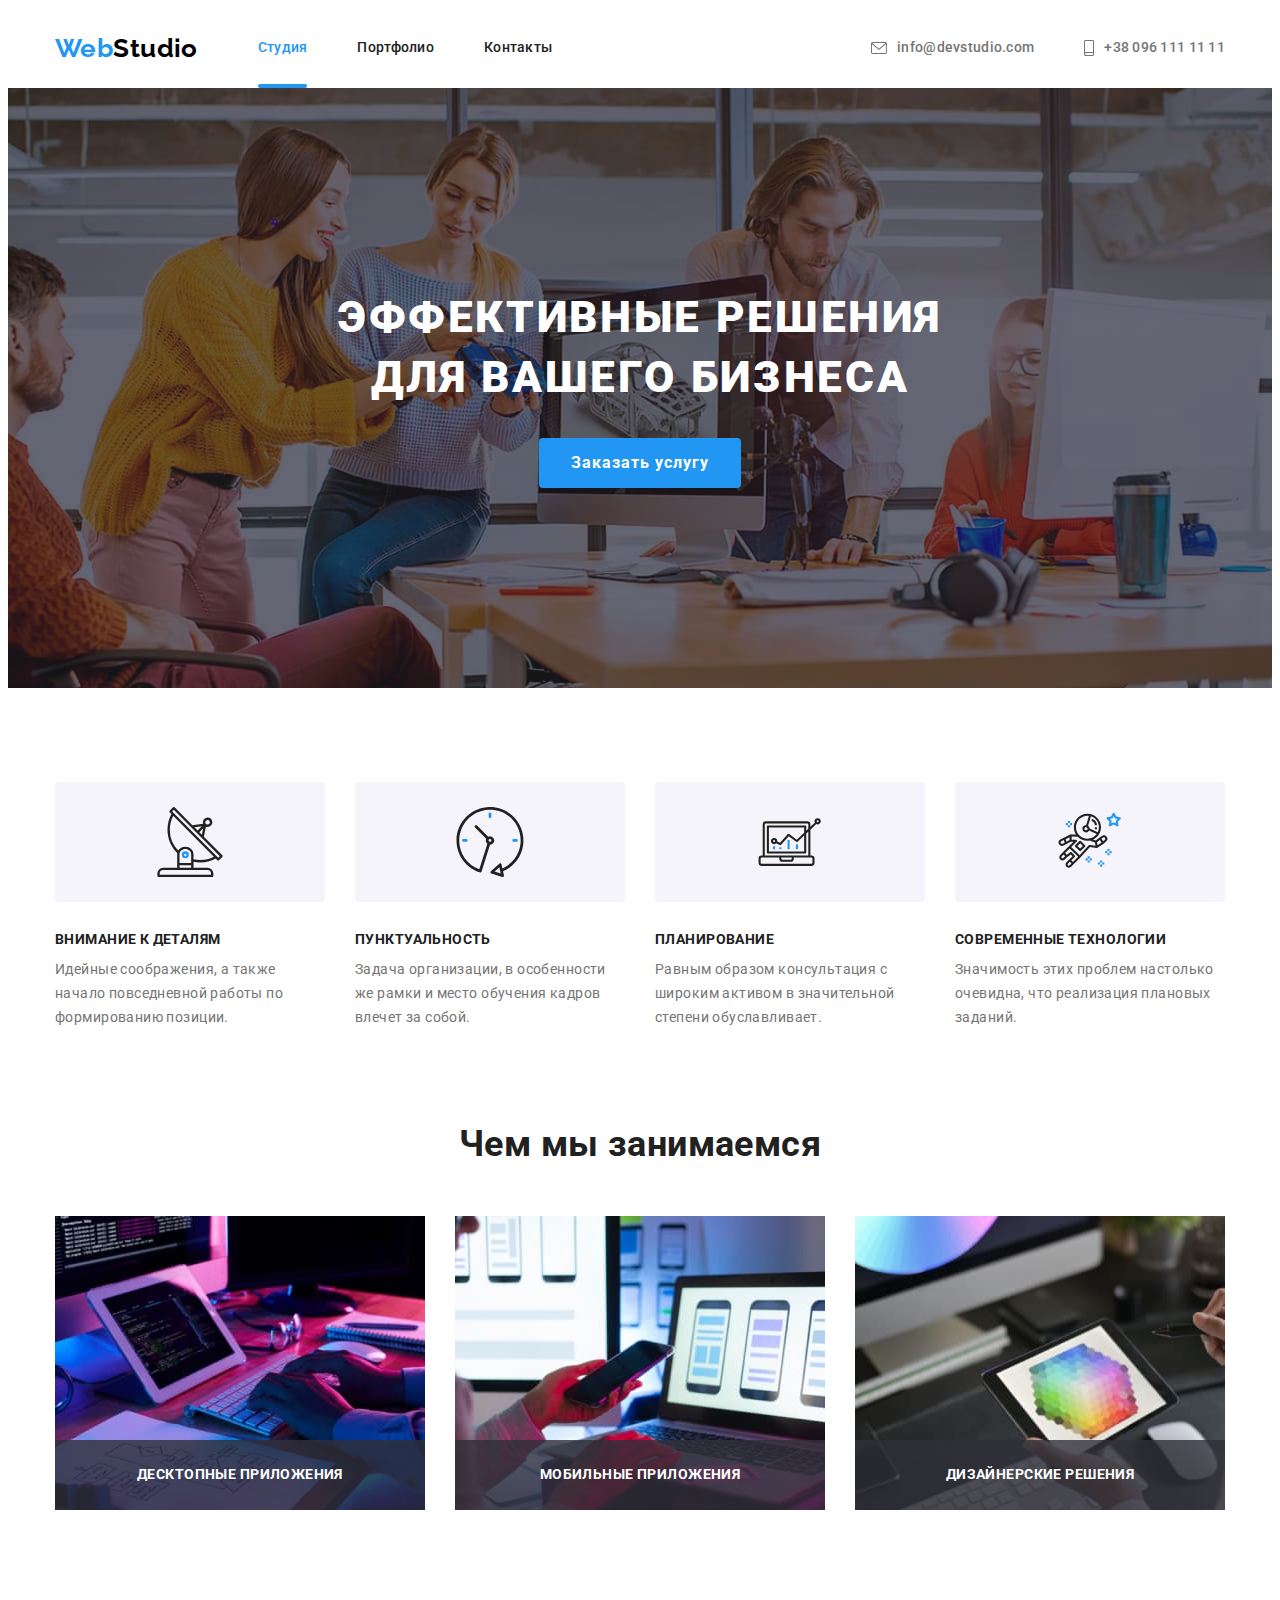
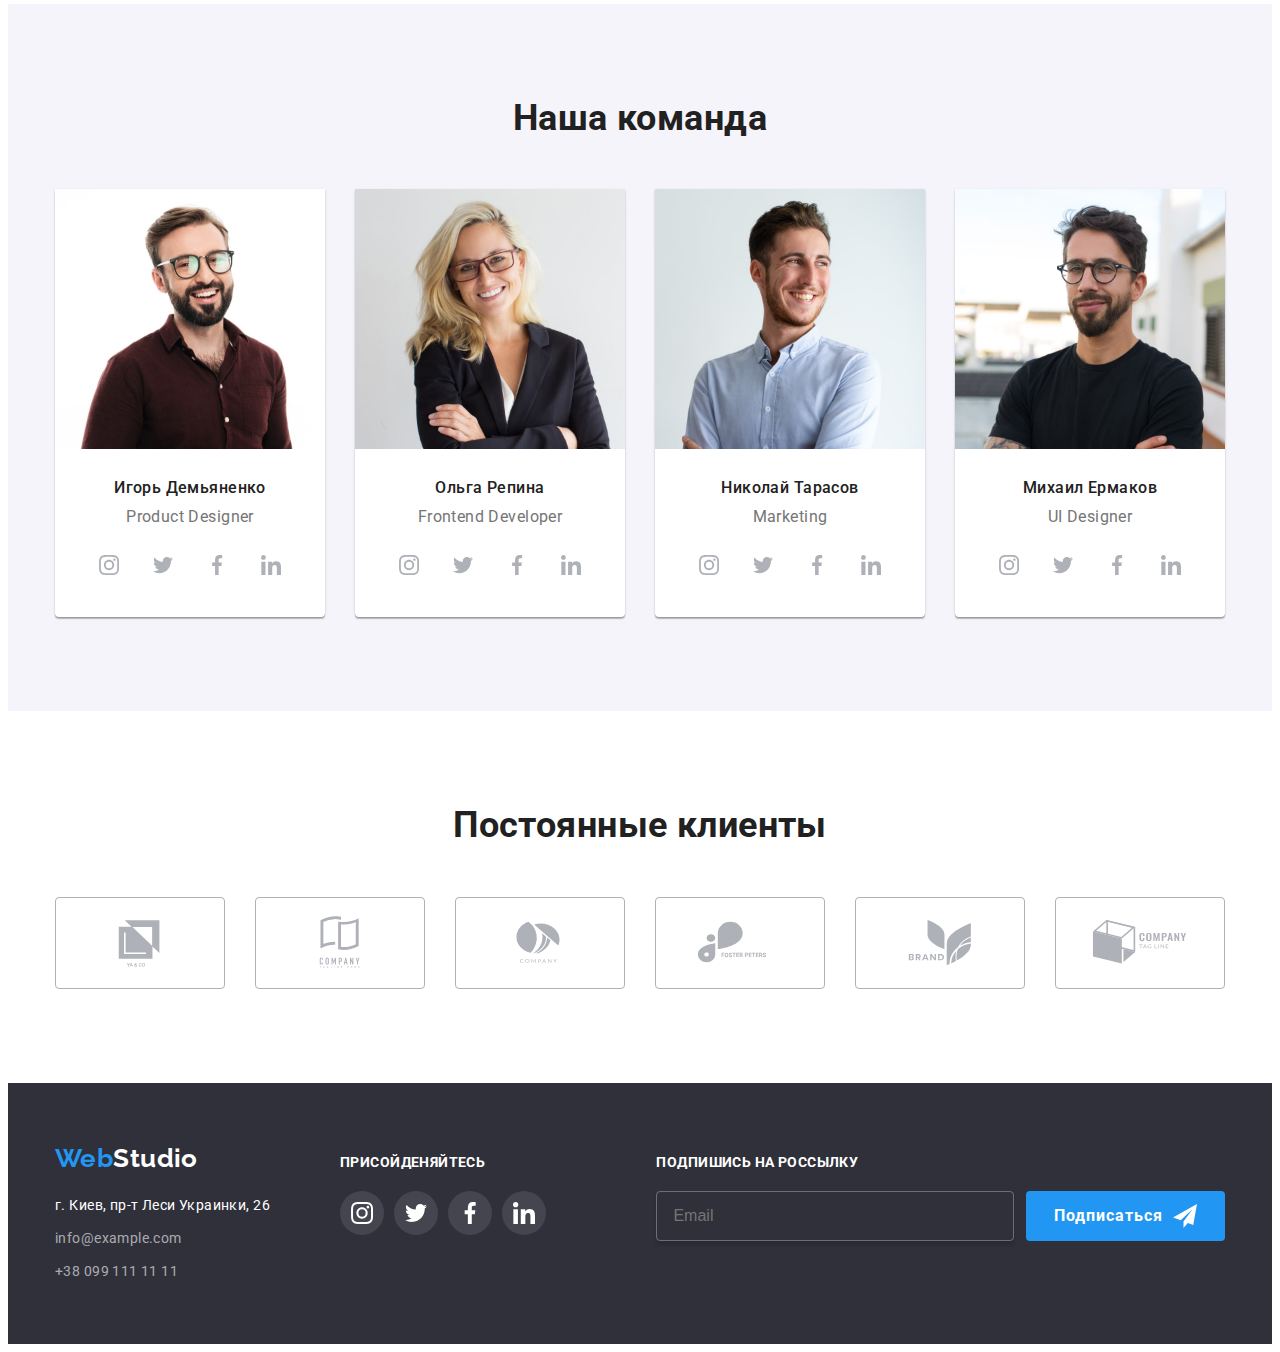
<file: index.html>
<!DOCTYPE html>
<html lang="ru">
  <head>
    <meta charset="UTF-8" />
    <meta http-equiv="X-UA-Compatible" content="IE=edge" />
    <meta name="viewport" content="width=device-width, initial-scale=1.0" />
    <title>WebStudio</title>
    <link rel="preconnect" href="https://fonts.googleapis.com" />
    <link rel="preconnect" href="https://fonts.gstatic.com" crossorigin />
    <link
      rel="stylesheet"
      href="https://cdnjs.cloudflare.com/ajax/libs/modern-normalize/1.1.0/modern-normalize.min.css"
      integrity="sha512-wpPYUAdjBVSE4KJnH1VR1HeZfpl1ub8YT/NKx4PuQ5NmX2tKuGu6U/JRp5y+Y8XG2tV+wKQpNHVUX03MfMFn9Q=="
      crossorigin="anonymous"
      referrerpolicy="no-referrer"
    />
    <link
      href="https://fonts.googleapis.com/css2?family=Raleway:wght@700&family=Roboto:wght@400;500;700;900&display=swap"
      rel="stylesheet"
    />
    <!-- <link rel="stylesheet" href="./css/styles.css" /> -->
    <link rel="stylesheet" href="./css/main.min.css" />
  </head>
  <body>
    <!------------------- header --------------------->
    <header class="header ">
      <div class="header__container container">
        <nav class="navigation header__container">
          <a href="./index.html" class="header__logo logo link" lang="en"
            ><span class="logo-part">Web</span>Studio</a
          >
          <!------------------- navigation --------------------->
          <ul class="navigation__list list">
            <li class="navigation__item">
              <a
                href="./index.html"
                class="navigation__link header__text link current"
                >Студия</a
              >
            </li>
            <li class="navigation__item">
              <a
                href="./portfolio.html"
                class="navigation__link header__text link"
                >Портфолио</a
              >
            </li>
            <li class="navigation__item">
              <a href="" class="navigation__link header__text link accent"
                >Контакты</a
              >
            </li>
          </ul>
        </nav>
        <ul class="connect header__connect list">
          <li class="connect__contact">
            <a
              href="mailto:info@devstudio.com"
              class="connect__link connect__mail header__text link accent"
            >
              <svg class="connect__logo icon" width="16" height="12">
                <use href="./images/icon-svg.svg#icon-mail"></use>
              </svg>
              info@devstudio.com
            </a>
          </li>
          <li class="connect__contact">
            <a
              href="tel:+380961111111"
              class="connect__link connect__tel header__text link "
            >
              <svg class="connect_logo icon" width="10" height="16">
                <use href="./images/icon-svg.svg#icon-phone"></use>
              </svg>
              +38 096 111 11 11</a
            >
          </li>
        </ul>
      </div>
    </header>
    <!-------------------- hero --------------------->
    <main>
      <section class="hero hero__container">
        <div class="container">
          <!--Эффективные решения для вашего бизнеса-->
          <div class="hero__content">
            <h1 class="hero__title">Эффективные решения для вашего бизнеса</h1>
            <button type="button" class="hero__button btn" data-modal-open>
              Заказать услугу
            </button>
          </div>
        </div>
      </section>
      <!-------------------- benefits --------------------->
      <section class="benefits section">
        <!--скрыть при помощи css (скрытый текст)-->
        <div class="container">
          <h2 class="benefits__title visually-hidden">Особенности компании</h2>
          <ul class="benefits__list list">
            <li class="benefits__item">
              <div class="benefits__img">
                <svg class="benefits__icon" width="70" height="70">
                  <use href="./images/icon-svg.svg#icon-antenna"></use>
                </svg>
              </div>
              <h3 class="benefits__pre-text">Внимание к деталям</h3>
              <p class="benefits__text">
                Идейные соображения, а также начало повседневной работы по
                формированию позиции.
              </p>
            </li>
            <li class="benefits__item">
              <div class="benefits__img">
                <svg class="benefits__icon" width="70" height="70">
                  <use href="./images/icon-svg.svg#icon-clock"></use>
                </svg>
              </div>
              <h3 class="benefits__pre-text">Пунктуальность</h3>
              <p class="benefits__text">
                Задача организации, в особенности же рамки и место обучения
                кадров влечет за собой.
              </p>
            </li>
            <li class="benefits__item">
              <div class="benefits__img">
                <svg class="benefits__icon" width="70" height="70">
                  <use href="./images/icon-svg.svg#icon-diagram"></use>
                </svg>
              </div>
              <h3 class="benefits__pre-text">Планирование</h3>
              <p class="benefits__text">
                Равным образом консультация с широким активом в значительной
                степени обуславливает.
              </p>
            </li>
            <li class="benefits__item">
              <div class="benefits__img">
                <svg class="benefits__icon" width="70" height="70">
                  <use href="./images/icon-svg.svg#icon-astronaut"></use>
                </svg>
              </div>
              <h3 class="benefits__pre-text">Современные технологии</h3>
              <p class="benefits__text">
                Значимость этих проблем настолько очевидна, что реализация
                плановых заданий.
              </p>
            </li>
          </ul>
        </div>
      </section>
      <!-------------------- inform --------------------->
      <section class="inform section">
        <div class="container">
          <h2 class="inform__title title">Чем мы занимаемся</h2>
          <ul class="inform__list list">
            <li class="inform_item">
              <div class="inform__img-thumb">
                <img
                  src="./images/img.jpg"
                  alt="написание кода"
                  width="370"
                  height="294"
                  class="inform__image"
                />

                <p class="inform__text">Десктопные приложения</p>
              </div>
            </li>
            <li class="inform__item">
              <div class="inform__img-thumb">
                <img
                  src="./images/img-second.jpg"
                  alt="разработка интерфеса"
                  width="370"
                  height="294"
                  class="inform__image"
                />
                <p class="inform__text">Мобильные приложения</p>
              </div>
            </li>
            <li class="inform__item">
              <div class="inform__img-thumb">
                <img
                  src="./images/img-3.jpg"
                  alt="дизайн"
                  width="370"
                  height="294"
                  class="inform__image"
                />
                <p class="inform__text">Дизайнерские решения</p>
              </div>
            </li>
          </ul>
        </div>
      </section>
      <!-------------------- personal --------------------->
      <section class="personal personal__container section">
        <div class="container">
          <h2 class="personal__title title">Наша команда</h2>
          <ul class="card-list">
            <li class="card-list__item list">
              <img
                src="./images/ProductDesigner.jpg"
                alt="Product_Designer"
                width="270"
                height="260"
                class="personal__image"
              />

              <div class="card-list__wrap">
                <h3 class="card-list__name">Игорь Демьяненко</h3>
                <p class="card-list__text">Product Designer</p>
                <ul class="media list">
                  <li class="media__item">
                    <a
                      href=""
                      target="blank"
                      rel="nofollow noopener noreferrer"
                      class="media__link link"
                      ><svg class="media__icon">
                        <use
                          href="./images/icon-svg.svg#icon-instagram"
                        ></use></svg
                    ></a>
                  </li>
                  <li class="media__item">
                    <a
                      href=""
                      target="blank"
                      rel="nofollow noopener noreferrer"
                      class="media__link link"
                      ><svg class="media__icon">
                        <use
                          href="./images/icon-svg.svg#icon-twitter"
                        ></use></svg
                    ></a>
                  </li>
                  <li class="media__item">
                    <a
                      href=""
                      target="blank"
                      rel="nofollow noopener noreferrer"
                      class="media__link link"
                      ><svg class="media__icon">
                        <use
                          href="./images/icon-svg.svg#icon-facebook"
                        ></use></svg
                    ></a>
                  </li>
                  <li class="media__item">
                    <a
                      href=""
                      target="blank"
                      rel="nofollow noopener noreferrer"
                      class="media__link link"
                      ><svg class="media__icon">
                        <use
                          href="./images/icon-svg.svg#icon-linkedin"
                        ></use></svg
                    ></a>
                  </li>
                </ul>
              </div>
            </li>
            <li class="card-list__item list">
              <img
                src="./images/FrontendDeveloper.jpg"
                alt="FrontendDeveloper"
                width="270"
                height="260"
                class="personal__image"
              />
              <div class="card-list__wrap">
                <h3 class="card-list__name">Ольга Репина</h3>
                <p class="card-list__text">Frontend Developer</p>
                <ul class="media list">
                  <li class="media__item">
                    <a
                      href=""
                      target="blank"
                      rel="nofollow noopener noreferrer"
                      class="media__link link"
                      ><svg class="media__icon">
                        <use
                          href="./images/icon-svg.svg#icon-instagram"
                        ></use></svg
                    ></a>
                  </li>
                  <li class="media__item">
                    <a
                      href=""
                      target="blank"
                      rel="nofollow noopener noreferrer"
                      class="media__link link"
                      ><svg class="media__icon">
                        <use
                          href="./images/icon-svg.svg#icon-twitter"
                        ></use></svg
                    ></a>
                  </li>
                  <li class="media__item">
                    <a
                      href=""
                      target="blank"
                      rel="nofollow noopener noreferrer"
                      class="media__link link"
                      ><svg class="media__icon">
                        <use
                          href="./images/icon-svg.svg#icon-facebook"
                        ></use></svg
                    ></a>
                  </li>
                  <li class="media__item">
                    <a
                      href=""
                      target="blank"
                      rel="nofollow noopener noreferrer"
                      class="media__link link"
                      ><svg class="media__icon">
                        <use
                          href="./images/icon-svg.svg#icon-linkedin"
                        ></use></svg
                    ></a>
                  </li>
                </ul>
              </div>
            </li>
            <li class="card-list__item list">
              <img
                src="./images/Marketing.jpg"
                alt="Marketing"
                width="270"
                height="260"
                class="personal__image"
              />
              <div class="card-list__wrap">
                <h3 class="card-list__name">Николай Тарасов</h3>
                <p class="card-list__text">Marketing</p>
                <ul class="media list">
                  <li class="media__item">
                    <a
                      href=""
                      target="blank"
                      rel="nofollow noopener noreferrer"
                      class="media__link link"
                      ><svg class="media__icon">
                        <use
                          href="./images/icon-svg.svg#icon-instagram"
                        ></use></svg
                    ></a>
                  </li>
                  <li class="media__item">
                    <a
                      href=""
                      target="blank"
                      rel="nofollow noopener noreferrer"
                      class="media__link link"
                      ><svg class="media__icon">
                        <use
                          href="./images/icon-svg.svg#icon-twitter"
                        ></use></svg
                    ></a>
                  </li>
                  <li class="media__item">
                    <a
                      href=""
                      target="blank"
                      rel="nofollow noopener noreferrer"
                      class="media__link link"
                      ><svg class="media__icon">
                        <use
                          href="./images/icon-svg.svg#icon-facebook"
                        ></use></svg
                    ></a>
                  </li>
                  <li class="media__item">
                    <a
                      href=""
                      target="blank"
                      rel="nofollow noopener noreferrer"
                      class="media__link link"
                      ><svg class="media__icon">
                        <use
                          href="./images/icon-svg.svg#icon-linkedin"
                        ></use></svg
                    ></a>
                  </li>
                </ul>
              </div>
            </li>
            <li class="card-list__item list">
              <img
                src="./images/UIDesigner.jpg"
                alt="UIDesigner"
                width="270"
                height="260"
                class="personal__image"
              />
              <div class="card-list__wrap">
                <h3 class="card-list__name">Михаил Ермаков</h3>
                <p class="card-list__text">UI Designer</p>
                <ul class="media list">
                  <li class="media__item">
                    <a
                      href=""
                      target="blank"
                      rel="nofollow noopener noreferrer"
                      class="media__link link"
                      ><svg class="media__icon">
                        <use
                          href="./images/icon-svg.svg#icon-instagram"
                        ></use></svg
                    ></a>
                  </li>
                  <li class="media__item">
                    <a
                      href=""
                      target="blank"
                      rel="nofollow noopener noreferrer"
                      class="media__link link"
                      ><svg class="media__icon">
                        <use
                          href="./images/icon-svg.svg#icon-twitter"
                        ></use></svg
                    ></a>
                  </li>
                  <li class="media__item">
                    <a
                      href=""
                      target="blank"
                      rel="nofollow noopener noreferrer"
                      class="media__link link"
                      ><svg class="media__icon">
                        <use
                          href="./images/icon-svg.svg#icon-facebook"
                        ></use></svg
                    ></a>
                  </li>
                  <li class="media__item">
                    <a
                      href=""
                      target="blank"
                      rel="nofollow noopener noreferrer"
                      class="media__link link"
                      ><svg class="media__icon">
                        <use
                          href="./images/icon-svg.svg#icon-linkedin"
                        ></use></svg
                    ></a>
                  </li>
                </ul>
              </div>
            </li>
          </ul>
        </div>
      </section>
    </main>
    <!-------------------- client --------------------->
    <section class="client section">
      <div class="container">
        <h2 class="client__title title">Постоянные клиенты</h2>
        <ul class="list client__list">
          <li class="client_item">
            <a
              href=""
              class="link client__link"
              target="_blank"
              rel="noreferrer noopener nofollow"
            >
              <svg class="client__icon">
                <use href="./images/icon-svg.svg#icon-yaco"></use>
              </svg>
            </a>
          </li>
          <li class="client__item">
            <a
              href=""
              class="link client__link"
              target="_blank"
              rel="noreferrer noopener nofollow"
            >
              <svg class="client__icon">
                <use href="./images/icon-svg.svg#icon-tagle-here"></use>
              </svg>
            </a>
          </li>
          <li class="client__item"">
            <a
              href=""
              class="link client__link"
              target="_blank"
              rel="noreferrer noopener nofollow"
            >
              <svg class="client__icon">
                <use href="./images/icon-svg.svg#icon-company"></use>
              </svg>
            </a>
          </li>
          <li class="client__item"">
            <a
              href=""
              class="link client__link"
              target="_blank"
              rel="noreferrer noopener nofollow"
            >
              <svg class="client__icon">
                <use href="./images/icon-svg.svg#icon-foster-peters"></use>
              </svg>
            </a>
          </li>
          <li class="client__item"">
            <a
              href=""
              class="link client__link"
              target="_blank"
              rel="noreferrer noopener nofollow"
            >
              <svg class="client__icon">
                <use href="./images/icon-svg.svg#icon-brend"></use>
              </svg>
            </a>
          </li>
          <li class="client__item"">
            <a
              href=""
              class="link client__link"
              target="_blank"
              rel="noreferrer noopener nofollow"
            >
              <svg class="client__icon">
                <use href="./images/icon-svg.svg#icon-company-tag-line"></use>
              </svg>
            </a>
          </li>
        </ul>
      </div>
    </section>
    <!-------------------- contacts-footer --------------------->
    <footer class="footer">
      <div class="footer-container container">
        <div class="footer-secsion">
          <a href="./index.html" class="footer-logo logo link" lang="en"
            ><span class="logo-part">Web</span>Studio</a
          >
          <address class="footer_contact">
            <ul class="contact-list list">
              <li class="contact-item">
                <a
                  href="https://goo.gl/maps/FX4csDSYSpoSxQZz6"
                  target="_blank"
                  rel="noopener nofollow noreferrer"
                  class="contact-link contact link btn-accent"
                >
                  г. Киев, пр-т Леси Украинки, 26
                </a>
              </li>
              <li class="contact-item">
                <a
                  href="mailto:info@example.com"
                  class="contact-mail contact link btn-accent"
                  >info@example.com</a
                >
              </li>
              <li class="contact-item">
                <a
                  href="tel:+380991111111"
                  class="contact-tel contact link btn-accent"
                  >+38 099 111 11 11</a
                >
              </li>
            </ul>
          </address>
        </div>
        <!-------------------- contacts-footer-soc --------------------->
        <div class="contacts-footer-soc">
          <p class="text-footer-soc">Присойденяйтесь</p>
          <ul class="list list-footer-soc">
            <li class="item-footer-soc">
              <a
                href=""
                target="_blank"
                rel="noreferrer nofollow noopener"
                class="link link-footer-soc"
              >
                <svg class="icon-footer-soc">
                  <use href="./images/icon-svg.svg#icon-instagram"></use>
                </svg>
              </a>
            </li>
            <li class="item-footer-soc">
              <a
                href=""
                target="_blank"
                rel="noreferrer nofollow noopener"
                class="link link-footer-soc"
              >
                <svg class="icon-footer-soc">
                  <use href="./images/icon-svg.svg#icon-twitter"></use>
                </svg>
              </a>
            </li>
            <li class="item-footer-soc">
              <a
                href=""
                target="_blank"
                rel="noreferrer nofollow noopener"
                class="link link-footer-soc"
              >
                <svg class="icon-footer-soc">
                  <use href="./images/icon-svg.svg#icon-facebook"></use>
                </svg>
              </a>
            </li>
            <li class="item-footer-soc">
              <a
                href=""
                target="_blank"
                rel="noreferrer nofollow noopener"
                class="link link-footer-soc"
              >
                <svg class="icon-footer-soc">
                  <use href="./images/icon-svg.svg#icon-linkedin"></use>
                </svg>
              </a>
            </li>
          </ul>
        </div>
        <!-------------------- subscription-tg  --------------------->
        <div class="">
          <p class="footer-email-tg">Подпишись на россылку</p>
          <form class="thumb-subscription">
            <input
              type="email"
              name="email-telegream"
              class="subscription-tg"
              placeholder="Email"
              required
            />
            <button type="submit" class="button-tg btn">
              Подписаться<svg class="icon-tg" width="24" height="24">
                <use href="./images/icon-svg.svg#icon-send"></use>
              </svg>
            </button>
          </form>
        </div>
      </div>
    </footer>

    <!-------------------- backdrop --------------------->
    <div class="backdrop is-hidden" data-modal>
      <div class="modal">
        <button type="button" class="icon-close" data-modal-close>
          <svg class="icon-btn" width="18" height="18">
            <use href="./images/icon-svg.svg#icon-close"></use>
          </svg>
        </button>

        <p class="modal-title">Оставьте свои данные, мы вам перезвоним</p>
        <form class="modal-form">
          <div class="input-field">
            <label for="name" class="input-label">Имя</label>
            <div class="input-wrap">
              <input
                type="text"
                name="name"
                class="modal-input"
                id="name"
                placeholder=""
                required
              />
              <svg class="modal-svg" width="18" height="18">
                <use href="./images/icon-svg.svg#icon-person"></use>
              </svg>
            </div>
          </div>

          <div class="input-field">
            <label for="tel" class="input-label">Телефон</label>
            <div class="input-wrap">
              <input
                type="tel"
                name="tel"
                class="modal-input"
                id="tel"
                placeholder=""
                required
              />
              <svg class="modal-svg" width="18" height="18">
                <use href="./images/icon-svg.svg#icon-phone-form"></use>
              </svg>
            </div>
          </div>

          <div class="input-field">
            <label for="email" class="input-label">Почта</label>
            <div class="input-wrap">
              <input
                type="email"
                name="mail"
                class="modal-input"
                id="email"
                placeholder=""
                required
              />
              <svg class="modal-svg" width="18" height="18">
                <use href="./images/icon-svg.svg#icon-email"></use>
              </svg>
            </div>
          </div>

          <div class="input-field-coment">
            <label for="user-comment" class="input-label">Комментарий</label>
            <textarea
              class="modal-coment label-form input-title"
              id="user-comment"
              placeholder="Ваш комментарий"
            ></textarea>
          </div>

          <input
            type="checkbox"
            id="policy"
            name="policy"
            class="policy-check visually-hidden"
            value="policy-done"
            required
          />
          <label for="policy" class="chek-text">
            <span class="form-frame-icon"
              ><svg class="chek-icon" width="16" height="15">
                <use href="./images/icon-svg.svg#icon-check"></use></svg
            ></span>
            Соглашаюсь с рассылкой и принимаю
            <a href="#" class="terms-link link">Условия договора</a>
          </label>

          <button type="submit" class="form-btn btn link">Отправить</button>
        </form>
      </div>
    </div>
    <script src="./js/modal.js"></script>
  </body>
</html>
</file>
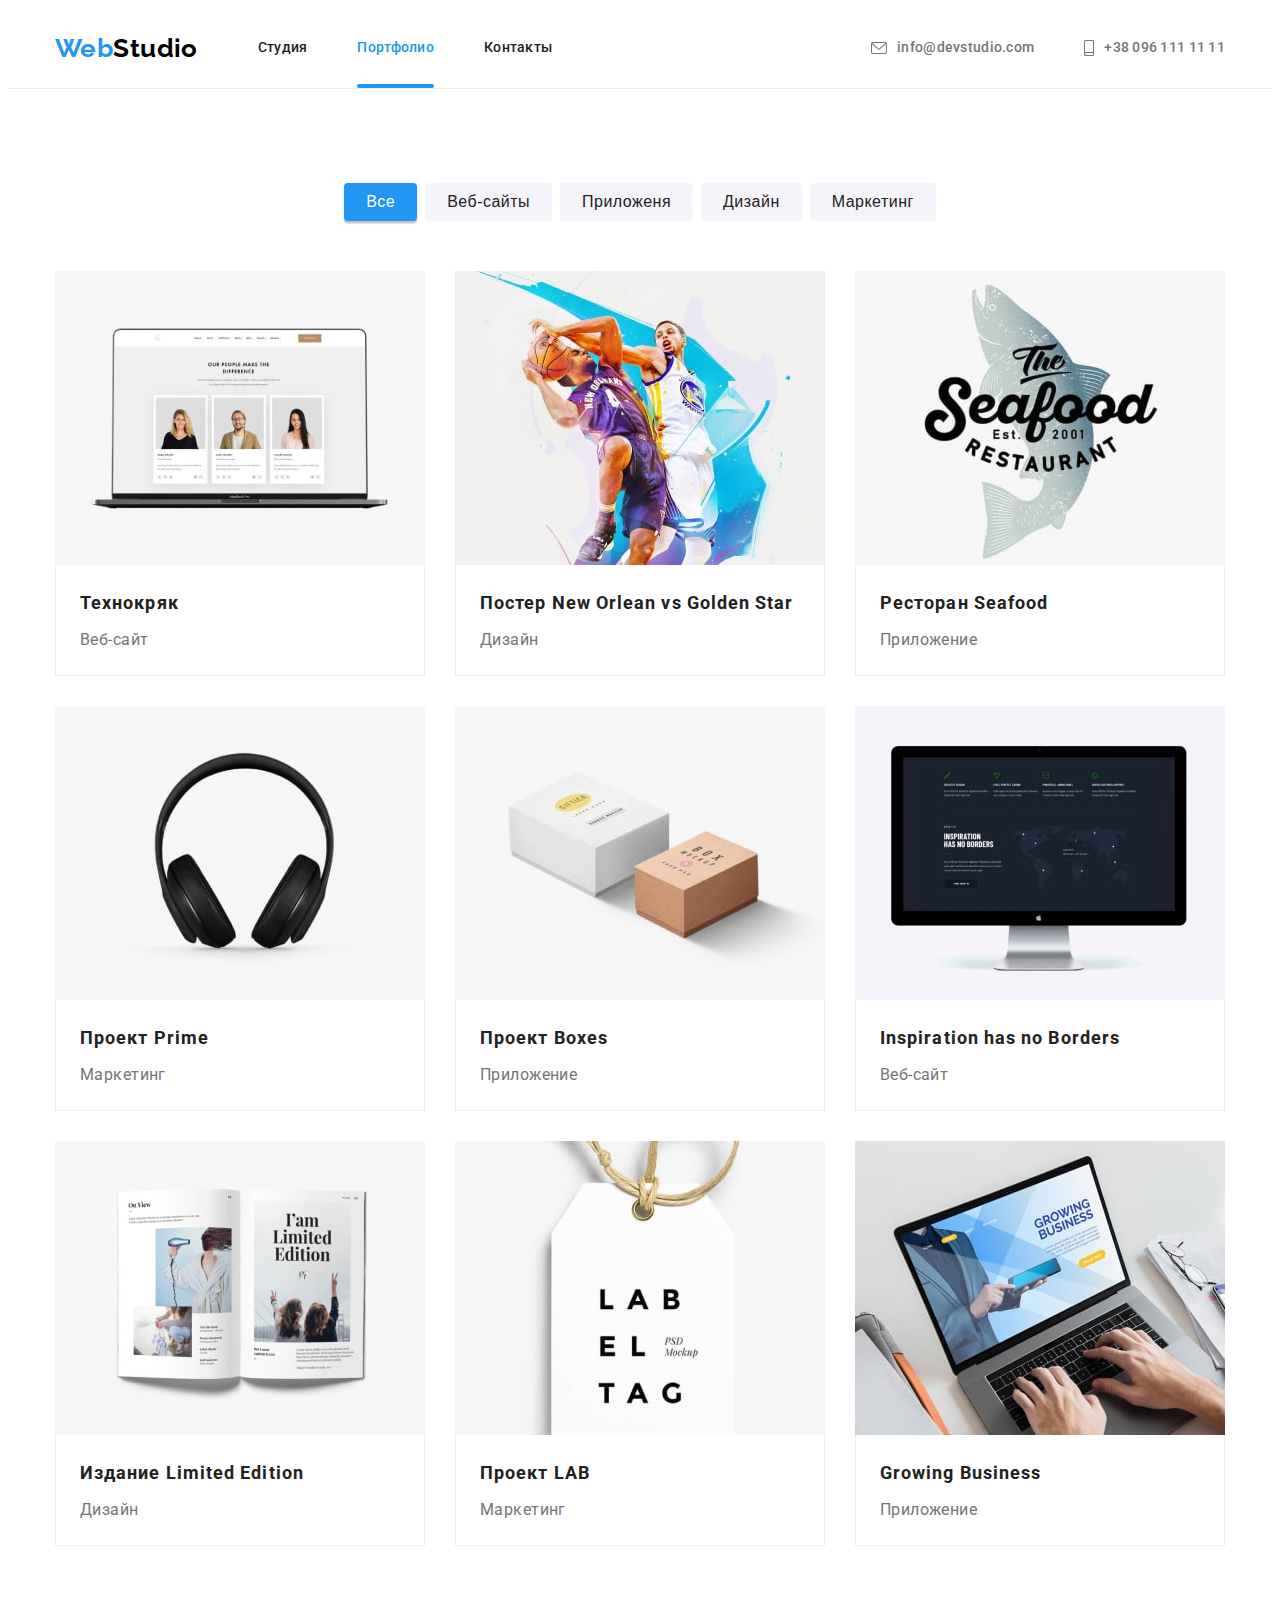
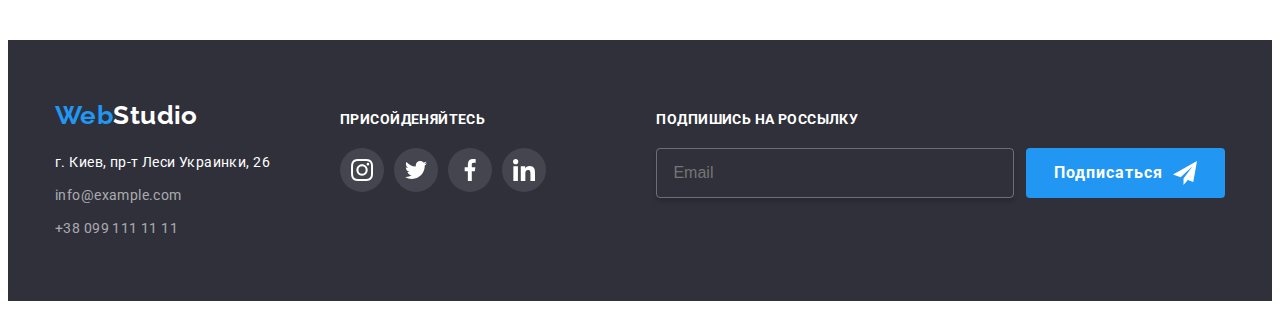
<file: portfolio.html>
<!DOCTYPE html>
<html lang="ru">
  <head>
    <meta charset="UTF-8" />
    <meta http-equiv="X-UA-Compatible" content="IE=edge" />
    <meta name="viewport" content="width=device-width, initial-scale=1.0" />
    <title>WebStudio</title>
    <link rel="preconnect" href="https://fonts.googleapis.com" />
    <link rel="preconnect" href="https://fonts.gstatic.com" crossorigin />
    <link
      rel="stylesheet"
      href="https://cdnjs.cloudflare.com/ajax/libs/modern-normalize/1.1.0/modern-normalize.min.css"
      integrity="sha512-wpPYUAdjBVSE4KJnH1VR1HeZfpl1ub8YT/NKx4PuQ5NmX2tKuGu6U/JRp5y+Y8XG2tV+wKQpNHVUX03MfMFn9Q=="
      crossorigin="anonymous"
      referrerpolicy="no-referrer"
    />
    <link
      href="https://fonts.googleapis.com/css2?family=Raleway:wght@700&family=Roboto:wght@400;500;700;900&display=swap"
      rel="stylesheet"
    />
    <!-- <link rel="stylesheet" href="./css/styles.css" /> -->
    <link rel="stylesheet" href="./css/main.min.css" />
  </head>
  <body>
    <!------------------- header --------------------->
    <header class="header header-portfolio">
      <div class="header__container container">
        <nav class="navigation header__container">
          <a href="./index.html" class="header__logo logo link" lang="en"
            ><span class="logo-part">Web</span>Studio</a
          >
          <!------------------- navigation --------------------->
          <ul class="navigation__list list">
            <li class="navigation__item">
              <a href="./index.html" class="navigation__link header__text link"
                >Студия</a
              >
            </li>
            <li class="navigation__item">
              <a
                href="./portfolio.html"
                class="navigation__link header__text link current"
                >Портфолио</a
              >
            </li>
            <li class="navigation__item">
              <a href="" class="navigation__link header__text link accent"
                >Контакты</a
              >
            </li>
          </ul>
        </nav>
        <ul class="connect header__connect list">
          <li class="connect__contact">
            <a
              href="mailto:info@devstudio.com"
              class="connect__link connect__mail header__text link accent"
            >
              <svg class="connect__logo icon" width="16" height="12">
                <use href="./images/icon-svg.svg#icon-mail"></use>
              </svg>
              info@devstudio.com
            </a>
          </li>
          <li class="connect__contact">
            <a
              href="tel:+380961111111"
              class="connect__link connect__tel header__text link"
            >
              <svg class="connect_logo icon" width="10" height="16">
                <use href="./images/icon-svg.svg#icon-phone"></use>
              </svg>
              +38 096 111 11 11</a
            >
          </li>
        </ul>
      </div>
    </header>
    <!-------------------- portfolio -------------------->
    <main>
      <section class="section">
        <div class="container">
          <h1 class="title-portfolio visually-hidden">portfolio</h1>
          <ul class="porfolio-list-button">
            <li class="porfolio-item list">
              <button type="button" class="portfolio-button portfolio-current">
                Все
              </button>
            </li>
            <li class="porfolio-item list">
              <button type="button" class="portfolio-button">Веб-сайты</button>
            </li>
            <li class="porfolio-item list">
              <button type="button" class="portfolio-button">Приложеня</button>
            </li>
            <li class="porfolio-item list">
              <button type="button" class="portfolio-button">Дизайн</button>
            </li>
            <li class="porfolio-item list">
              <button type="button" class="portfolio-button">Маркетинг</button>
            </li>
          </ul>
          <ul class="portfolio-list">
            <li class="portfolio-item-after list">
              <a href="" class="portfolio-link link">
                <div class="portfolio-thumb">
                  <img
                    src="./images/portfolio/technoquack.jpg"
                    alt="technoquack"
                    width="370"
                    height="294"
                    class="portfolio-img"
                  />
                  <p class="porfolio-overlay">
                    Ресурс пропонує комплексні пропозиції з різним рівнем
                    функціоналу та сервісів. Все це дозволить відвідувачу
                    отримати вичерпні відомості про компанію чи приватну особу.
                  </p>
                </div>
                <div class="portfolio-card">
                  <h2 class="portfolio-title">Технокряк</h2>
                  <p class="portfolio-text">Веб-сайт</p>
                </div>
              </a>
            </li>
            <li class="portfolio-item-after list">
              <a href="" class="portfolio-link link">
                <div class="portfolio-thumb">
                  <img
                    src="./images/portfolio/neworleanvsgoldenstar.jpg"
                    alt="neworleanvsgoldenstar"
                    width="370"
                    height="294"
                    class="portfolio-img"
                  />
                  <p class="porfolio-overlay">
                    Ресурс пропонує комплексні пропозиції з різним рівнем
                    функціоналу та сервісів. Все це дозволить відвідувачу
                    отримати вичерпні відомості про компанію чи приватну особу.
                  </p>
                </div>
                <div class="portfolio-card">
                  <h2 class="portfolio-title">
                    Постер New Orlean vs Golden Star
                  </h2>
                  <p class="portfolio-text">Дизайн</p>
                </div>
              </a>
            </li>
            <li class="portfolio-item-after list">
              <a href="" class="portfolio-link link">
                <div class="portfolio-thumb">
                  <img
                    src="./images/portfolio/seafood.jpg"
                    alt="seafood"
                    width="370"
                    height="294"
                    class="portfolio-img"
                  />
                  <p class="porfolio-overlay">
                    Ресурс пропонує комплексні пропозиції з різним рівнем
                    функціоналу та сервісів. Все це дозволить відвідувачу
                    отримати вичерпні відомості про компанію чи приватну особу.
                  </p>
                </div>
                <div class="portfolio-card">
                  <h2 class="portfolio-title">Ресторан Seafood</h2>
                  <p class="portfolio-text">Приложение</p>
                </div>
              </a>
            </li>
            <li class="portfolio-item-after list">
              <a href="" class="portfolio-link link">
                <div class="portfolio-thumb">
                  <img
                    src="./images/portfolio/prime.jpg"
                    alt="prime"
                    width="370"
                    height="294"
                    class="portfolio-img"
                  />
                  <p class="porfolio-overlay">
                    Ресурс пропонує комплексні пропозиції з різним рівнем
                    функціоналу та сервісів. Все це дозволить відвідувачу
                    отримати вичерпні відомості про компанію чи приватну особу.
                  </p>
                </div>
                <div class="portfolio-card">
                  <h2 class="portfolio-title">Проект Prime</h2>
                  <p class="portfolio-text">Маркетинг</p>
                </div>
              </a>
            </li>
            <li class="portfolio-item-after list">
              <a href="" class="portfolio-link link">
                <div class="portfolio-thumb">
                  <img
                    src="./images/portfolio/boxes.jpg"
                    alt="boxes"
                    width="370"
                    height="294"
                    class="portfolio-img"
                  />
                  <p class="porfolio-overlay">
                    Ресурс пропонує комплексні пропозиції з різним рівнем
                    функціоналу та сервісів. Все це дозволить відвідувачу
                    отримати вичерпні відомості про компанію чи приватну особу.
                  </p>
                </div>
                <div class="portfolio-card">
                  <h2 class="portfolio-title">Проект Boxes</h2>
                  <p class="portfolio-text">Приложение</p>
                </div>
              </a>
            </li>
            <li class="portfolio-item-after list">
              <a href="" class="portfolio-link link">
                <div class="portfolio-thumb">
                  <img
                    src="./images/portfolio/inspirationborders.jpg"
                    alt="inspirationhasnoborders"
                    width="370"
                    height="294"
                    class="portfolio-img"
                  />
                  <p class="porfolio-overlay">
                    Ресурс пропонує комплексні пропозиції з різним рівнем
                    функціоналу та сервісів. Все це дозволить відвідувачу
                    отримати вичерпні відомості про компанію чи приватну особу.
                  </p>
                </div>
                <div class="portfolio-card">
                  <h2 class="portfolio-title">Inspiration has no Borders</h2>
                  <p class="portfolio-text">Веб-сайт</p>
                </div>
              </a>
            </li>
            <li class="portfolio-item-after list">
              <a href="" class="portfolio-link link">
                <div class="portfolio-thumb">
                  <img
                    src="./images/portfolio/limitededition.jpg"
                    alt="limitededition"
                    width="370"
                    height="294"
                    class="portfolio-img"
                  />
                  <p class="porfolio-overlay">
                    Ресурс пропонує комплексні пропозиції з різним рівнем
                    функціоналу та сервісів. Все це дозволить відвідувачу
                    отримати вичерпні відомості про компанію чи приватну особу.
                  </p>
                </div>
                <div class="portfolio-card">
                  <h2 class="portfolio-title">Издание Limited Edition</h2>
                  <p class="portfolio-text">Дизайн</p>
                </div>
              </a>
            </li>
            <li class="portfolio-item-after list">
              <a href="" class="portfolio-link link">
                <div class="portfolio-thumb">
                  <img
                    src="./images/portfolio/lab.jpg"
                    alt="labproject"
                    width="370"
                    height="294"
                    class="portfolio-img"
                  />
                  <p class="porfolio-overlay">
                    Ресурс пропонує комплексні пропозиції з різним рівнем
                    функціоналу та сервісів. Все це дозволить відвідувачу
                    отримати вичерпні відомості про компанію чи приватну особу.
                  </p>
                </div>
                <div class="portfolio-card">
                  <h2 class="portfolio-title">Проект LAB</h2>
                  <p class="portfolio-text">Маркетинг</p>
                </div>
              </a>
            </li>
            <li class="portfolio-item-after list">
              <a href="" class="portfolio-link link">
                <div class="portfolio-thumb">
                  <img
                    src="./images/portfolio/growingbusiness.jpg"
                    alt="growingbusiness"
                    width="370"
                    height="294"
                    class="portfolio-img"
                  />
                  <p class="porfolio-overlay">
                    Ресурс пропонує комплексні пропозиції з різним рівнем
                    функціоналу та сервісів. Все це дозволить відвідувачу
                    отримати вичерпні відомості про компанію чи приватну особу.
                  </p>
                </div>
                <div class="portfolio-card">
                  <h2 class="portfolio-title">Growing Business</h2>
                  <p class="portfolio-text">Приложение</p>
                </div>
              </a>
            </li>
          </ul>
        </div>
      </section>
    </main>
    <!-----------------------contacts-footer-------------------->
    <footer class="footer">
      <div class="footer-container container">
        <div class="footer-secsion">
          <a href="./index.html" class="footer-logo logo link" lang="en"
            ><span class="logo-part">Web</span>Studio</a
          >
          <address class="footer_contact">
            <ul class="contact-list list">
              <li class="contact-item">
                <a
                  href="https://goo.gl/maps/FX4csDSYSpoSxQZz6"
                  target="_blank"
                  rel="noopener nofollow noreferrer"
                  class="contact-link contact link btn-accent"
                >
                  г. Киев, пр-т Леси Украинки, 26
                </a>
              </li>
              <li class="contact-item">
                <a
                  href="mailto:info@example.com"
                  class="contact-mail contact link btn-accent"
                  >info@example.com</a
                >
              </li>
              <li class="contact-item">
                <a
                  href="tel:+380991111111"
                  class="contact-tel contact link btn-accent"
                  >+38 099 111 11 11</a
                >
              </li>
            </ul>
          </address>
        </div>
        <!-------------------- contacts-footer-soc --------------------->
        <div class="contacts-footer-soc">
          <p class="text-footer-soc">Присойденяйтесь</p>
          <ul class="list list-footer-soc">
            <li class="item-footer-soc">
              <a
                href=""
                target="_blank"
                rel="noreferrer nofollow noopener"
                class="link link-footer-soc"
              >
                <svg class="icon-footer-soc">
                  <use href="./images/icon-svg.svg#icon-instagram"></use>
                </svg>
              </a>
            </li>
            <li class="item-footer-soc">
              <a
                href=""
                target="_blank"
                rel="noreferrer nofollow noopener"
                class="link link-footer-soc"
              >
                <svg class="icon-footer-soc">
                  <use href="./images/icon-svg.svg#icon-twitter"></use>
                </svg>
              </a>
            </li>
            <li class="item-footer-soc">
              <a
                href=""
                target="_blank"
                rel="noreferrer nofollow noopener"
                class="link link-footer-soc"
              >
                <svg class="icon-footer-soc">
                  <use href="./images/icon-svg.svg#icon-facebook"></use>
                </svg>
              </a>
            </li>
            <li class="item-footer-soc">
              <a
                href=""
                target="_blank"
                rel="noreferrer nofollow noopener"
                class="link link-footer-soc"
              >
                <svg class="icon-footer-soc">
                  <use href="./images/icon-svg.svg#icon-linkedin"></use>
                </svg>
              </a>
            </li>
          </ul>
        </div>
        <!-------------------- subscription-tg  --------------------->
        <div class="">
          <p class="footer-email-tg">Подпишись на россылку</p>
          <form class="thumb-subscription">
            <input
              type="email"
              name="email-telegream"
              class="subscription-tg"
              placeholder="Email"
            />
            <button type="submit" class="button-tg btn">
              Подписаться<svg class="icon-tg" width="24" height="24">
                <use href="./images/icon-svg.svg#icon-send"></use>
              </svg>
            </button>
          </form>
        </div>
      </div>
    </footer>
  </body>
</html>
</file>
<file: css/styles.css>
/*-------------------- header ---------------------*/

/*-------------------- hero --------------------*/

/*-------------------- benefits --------------------*/

/*-------------------- inform --------------------*/

/*-------------------- personal --------------------*/

/*-----------------------client---------------------------- */

/*------------------ contacts-footer ------------*/

/* ----------------contacts-footer-soc------------------ */

/*--------------------- subscription-tg --------------------*/

/*--------------------- portfolio --------------------*/

/*---------------------backdrop ---------------------*/

/* ---------------------------------modal-text */
</file>
<file: css/main.min.css>
*,*::before,*::after{box-sizing:border-box}p,h1,h2,h3,h4,h5,h6{margin:0}ul{margin:0;padding-left:0}img{display:block;max-width:100%;height:auto}button{display:block;margin:0 auto;cursor:pointer;border:none;border-radius:4px}body{font-family:"Roboto",sans-serif;letter-spacing:.03em;color:var(--main-body-color);font-size:14px;background-color:var(--background-white-color)}.list{margin:0;padding-left:0;list-style:none}.link{text-decoration:none}.section{padding-top:94px;padding-bottom:94px}.visually-hidden{position:absolute;white-space:nowrap;width:1px;height:1px;overflow:hidden;border:0;padding:0;clip:rect(0 0 0 0);clip-path:inset(50%);margin:-1px}:root{--background-white-color: #fff;--accent-blue-color: #2196f3;--text-link-color: #212121;--logo-black-color: #000000;--hero-white-color: #fff;--background-hero-color: #2f303a;--main-body-color: #757575;--btn-black-color: #212121;--btn-back-color: #2196f3;--btn-white-color: #fff;--header-link-color: #212121;--personal-back-color: #f5f4fa;--footer-contact-color: rgba(255, 255, 255, 0.6);--footer-text-white: #fff;--portfolio-btn-background-color: #f5f4fa;--portfolio-btn-txt-color: #212121;--btn-back-hover-color: #188ce8;--card-back-personal-color: #fff;--card-back-portfolio-color: #fff;--icon-color-back: #afb1b8;--footer-icon-color: #ffffff;--footer-icon-back: rgba(255, 255, 255, 0.1);--border-client-icon: #afb1b8;--client-icon: #afb1b8;--background-benefits-icon: #f5f4fa;--back-inform-text-color: rgba(47, 48, 58, 0.8);--timing-function: cubic-bezier(0.4, 0, 0.2, 1);--backdrop-back-color: rgba(0, 0, 0, 0.2);--moadal-title-color: #212121}.button-tg,.thumb-subscription,.link-footer-soc,.client__link,.media__link,.inform__text,.benefits__img,.chek-text span,.chek-text,.icon-close{display:flex;align-items:center;justify-content:center}.container{width:1200px;padding-left:15px;padding-right:15px;margin:0 auto}.btn{font-family:inherit;font-style:normal;font-weight:700;font-size:16px;line-height:1.88;letter-spacing:.06em;color:var(--btn-white-color);background-color:var(--btn-back-color);cursor:pointer;transition-property:background-color,box-shadow;transition-duration:250ms;transition-timing-function:cubic-bezier(0.4, 0, 0.2, 1)}.btn:hover,.btn:focus{background-color:var(--btn-back-hover-color);box-shadow:0px 4px 4px rgba(0,0,0,.15)}.title{font-weight:700;font-size:36px;line-height:1.16;text-align:center;color:var(--text-link-color)}.backdrop{position:fixed;width:100%;height:100%;top:0;background-color:rgba(0,0,0,.2);transition:opacity 250ms var(--timing-function),visibility 250ms}.modal{position:absolute;top:50%;left:50%;width:528px;min-height:581px;background:var(--background-white-color);box-shadow:0px 1px 3px rgba(0,0,0,.12),0px 1px 1px rgba(0,0,0,.14),0px 2px 1px rgba(0,0,0,.2);border-radius:4px;transform:translate(-50%, -50%) scale(1);transition-property:transform,opacity;transition-duration:250ms;transition-timing-function:cubic-bezier(0.4, 0, 0.2, 1);opacity:1;padding:40px}.backdrop.is-hidden .modal{transform:translate(-50%, -50%) scale(0);opacity:0}.icon-btn{width:18px;height:18px}.icon-close{position:absolute;top:8px;right:8px;width:30px;height:30px;background-color:var(--background-white-color);border-radius:50%;border:1px solid rgba(0,0,0,.1);transition:fill;transition-duration:250ms;transition-timing-function:cubic-bezier(0.4, 0, 0.2, 1)}.icon-close:hover,.icon-close:focus{fill:#188ce8}.is-hidden{opacity:0;visibility:hidden;pointer-events:none}.modal-title{font-weight:700;font-size:20px;line-height:1.15;color:var(--moadal-title-color);margin-bottom:12px}.modal-input{width:100%;height:40px;border:1px solid rgba(33,33,33,.2);border-radius:4px;padding-left:42px;cursor:pointer;outline:none;background-color:rgba(0,0,0,0);transition-property:border-color;transition-duration:250ms;transition-timing-function:cubic-bezier(0.4, 0, 0.2, 1)}.modal-input:focus,.modal-input:hover{border-color:var(--accent-blue-color)}.modal-svg{fill:currentColor;position:absolute;top:50%;left:12px;transform:translateY(-50%);z-index:-1;transition-property:fill;transition-duration:250ms;transition-timing-function:cubic-bezier(0.4, 0, 0.2, 1);color:var(--btn-black-color)}.modal-input:focus+.modal-svg,.modal-input:hover+.modal-svg{fill:var(--accent-blue-color)}.input-label{display:block;margin-bottom:4px;font-size:12px;line-height:1.16;letter-spacing:.01em}.input-field{margin-bottom:10px}.input-wrap{position:relative}.modal-coment{width:100%;height:120px;border:1px solid rgba(33,33,33,.2);border-radius:4px;resize:none;padding:12px 16px;outline:none}.modal-coment::placeholder{font-size:12px;line-height:1.16;letter-spacing:.01em;color:rgba(117,117,117,.5);outline-color:#188ce8}.input-field-coment{margin-bottom:21px}.chek-text{font-size:14px;line-height:1.71;letter-spacing:.03em;color:var(--main-body-color);margin-left:7px}.chek-text span{width:16px;height:15px;border:2px solid var(--btn-black-color);border-radius:2px;transition-property:background-color,border-color;transition-duration:250ms;transition-timing-function:cubic-bezier(0.4, 0, 0.2, 1)}.policy-check:checked+.chek-text span{background-color:var(--accent-blue-color);border-color:var(--accent-blue-color)}.form-frame-icon{margin-right:7px}.chek-icon{fill:rgba(0,0,0,0);transition-property:fill;transition-duration:250ms;transition-timing-function:cubic-bezier(0.4, 0, 0.2, 1)}.policy-check:checked+.chek-text .chek-icon{fill:var(--background-benefits-icon)}.terms-link{margin-left:3px;font-size:14px;line-height:1.71;letter-spacing:.03em;text-decoration-line:underline;color:var(--btn-back-color)}.modal-coment{transition-property:border-color;transition-duration:250ms;transition-timing-function:cubic-bezier(0.4, 0, 0.2, 1)}.modal-coment:focus,.modal-coment:hover{border-color:var(--accent-blue-color)}.form-btn{padding:10px 52px;margin-top:30px}.navigation__list{display:flex;align-items:center}.navigation__list,.navigation__item+.navigation__item{margin-left:50px}.header__logo{display:inline;margin-right:93px;color:var(--logo-black-color)}.header__logo span{color:var(--accent-blue-color)}.logo{font-family:"Raleway",sans-serif;font-weight:700;font-size:26px;line-height:1.19}.header__container{display:flex;align-items:center;justify-content:center}.header__text{font-weight:500;font-size:14px;line-height:1.14;letter-spacing:.02em;transition-property:color;transition-duration:250ms;transition-timing-function:cubic-bezier(0.4, 0, 0.2, 1)}.header__text:hover,.header__text:focus{color:var(--accent-blue-color)}.navigation__link{position:relative;display:block;padding-top:32px;padding-bottom:32px;color:var(--header-link-color)}.header__connect{display:flex;align-items:center;justify-content:center;margin-left:auto}.connect__link{display:flex;align-items:center;justify-content:center;padding-top:32px;padding-bottom:32px}.connect .connect__contact+.connect__contact{margin-left:50px}.connect__mail,.connect__tel{color:var(--main-body-color)}.icon,.header__logo{margin-right:10px;fill:currentColor}.current{color:var(--accent-blue-color)}.current::after{content:"";position:absolute;left:0;bottom:0;display:block;width:100%;height:4px;border-radius:2px;background:var(--accent-blue-color)}.header-portfolio{border-bottom:1px solid #ececec}.hero__container{text-align:center;background-color:var(--background-hero-color);background-image:linear-gradient(rgba(47, 48, 58, 0.4), rgba(47, 48, 58, 0.4)),url(../images/hero-img.jpg);background-repeat:no-repeat;background-position:center;background-size:cover;max-width:1600px;height:600px;margin:0 auto;padding-top:200px;padding-bottom:200px}.hero__title{width:696px;margin-left:auto;margin-right:auto;margin-bottom:30px;font-weight:900;font-size:44px;line-height:1.36;letter-spacing:.06em;text-align:center;text-transform:uppercase;color:var(--hero-white-color)}.hero__button{padding:10px 32px}.benefits__list{display:flex;column-gap:30px}.benefits__img{gap:30px;width:270px;height:120px;background-color:var(--background-benefits-icon);border-radius:4px;margin-bottom:30px}.benefits__item{width:calc((100% - 90px)/4)}.benefits__pre-text{margin-bottom:10px;font-weight:700;font-size:14px;line-height:1.14;color:var(--text-link-color);text-transform:uppercase}.benefits__text{line-height:1.71}.inform{padding-top:0}.inform__list{display:flex;column-gap:30px}.inform__item{width:calc((100% - 60px)/3)}.inform__title{margin-bottom:50px}.inform__img-thumb{position:relative}.inform__text{position:absolute;bottom:0;width:370px;height:70px;font-weight:700;font-size:14px;line-height:1.14;text-transform:uppercase;color:var(--btn-white-color);background:var(--back-inform-text-color)}.personal__container{background-color:var(--personal-back-color)}.card-list{display:flex;column-gap:30px}.card-list__item{width:calc((100% - 90px)/4);max-width:100%;height:auto;background:var(--card-back-personal-color);box-shadow:0px 1px 3px rgba(0,0,0,.12),0px 1px 1px rgba(0,0,0,.14),0px 2px 1px rgba(0,0,0,.2);border-radius:0px 0px 4px 4px}.card-list__wrap{padding:30px 0}.card-list__name{margin-bottom:10px;text-align:center;font-weight:500;font-size:16px;line-height:1.18;color:var(--text-link-color)}.card-list__text{text-align:center;font-size:16px;line-height:1.18;margin-bottom:16px}.personal__title{margin-bottom:50px}.media{display:flex;justify-content:center;gap:10px}.media__link{width:44px;height:44px;border-radius:50%;color:var(--border-client-icon);transition-property:color,background-color;transition-duration:250ms;transition-timing-function:cubic-bezier(0.4, 0, 0.2, 1)}.media__link:hover,.media__link:focus{background-color:var(--accent-blue-color);color:var(--btn-white-color)}.media__icon{fill:currentColor;width:20px;height:20px}.client__title{margin-bottom:50px}.client__list{display:flex;justify-content:center;gap:30px}.client__link{border:1px solid var(--border-client-icon);color:var(--client-icon);border-radius:4px;width:170px;height:92px;transition-property:color,border-color;transition-duration:250ms;transition-timing-function:cubic-bezier(0.4, 0, 0.2, 1)}.client__link:hover,.client__link:focus{border-color:var(--accent-blue-color);color:var(--accent-blue-color)}.client__icon{fill:currentColor;width:106px;height:60px}.footer-container{display:flex;align-items:baseline}.footer-secsion{margin-right:70px}.footer{background-color:var(--background-hero-color);padding:60px 0}.footer-logo{display:block;color:var(--hero-white-color);margin-bottom:20px}.logo-part{color:var(--accent-blue-color)}.contact-item:not(:last-child){margin-bottom:9px}.contact-item{font-style:normal}.contact{line-height:1.71;transition-property:color;transition-duration:250ms;transition-timing-function:cubic-bezier(0.4, 0, 0.2, 1)}.contact-mail,.contact-tel{color:rgba(255,255,255,.6)}.contact-link{color:var(--footer-text-white)}.contact:hover,.contact:focus{color:var(--accent-blue-color)}.contacts-footer-soc{margin-right:auto}.list-footer-soc{display:flex;gap:10px}.text-footer-soc{margin-bottom:20px;font-weight:700;font-size:14px;line-height:1.14;text-transform:uppercase;color:var(--footer-text-white)}.link-footer-soc{color:var(--footer-icon-color);transition-property:background-color;transition-duration:250ms;transition-timing-function:cubic-bezier(0.4, 0, 0.2, 1);width:44px;height:44px;border-radius:50%;background-color:var(--footer-icon-back);background-repeat:no-repeat;background-position:center;background-size:cover;max-width:1600px;margin:0 auto}.link-footer-soc:hover,.link-footer-soc:focus{background-color:var(--accent-blue-color)}.icon-footer-soc{width:22px;height:22px;fill:currentColor}.footer-email-tg{font-weight:700;font-size:14px;line-height:1.14;text-transform:uppercase;margin-bottom:20px;color:var(--btn-white-color)}.tg-lable{position:absolute;top:50%;transform:translateY(-50%);padding-left:16px;color:var(--footer-text-white)}.subscription-tg{width:358px;height:50px;border:1px solid rgba(255,255,255,.3);box-shadow:0px 4px 4px rgba(0,0,0,.15);border-radius:4px;background-color:rgba(0,0,0,0);color:var(--footer-text-white);font-size:16px;line-height:1.25;margin-right:12px;padding-left:16px;transition-property:border-color;transition-duration:250ms;transition-timing-function:cubic-bezier(0.4, 0, 0.2, 1);cursor:pointer}.subscription-tg:focus,.subscription-tg:hover{border-color:var(--accent-blue-color)}.button-tg{padding:10px 28px}.icon-tg{margin-left:10px}.header-portfolio{border-bottom:1px solid #ececec}.porfolio-list-button{display:flex;justify-content:center;margin-left:auto;margin-right:auto;margin-bottom:50px;gap:8px}.portfolio-list{display:flex;flex-wrap:wrap;gap:30px}.portfolio-link{display:block;transition-property:box-shadow;transition-duration:250ms;transition-timing-function:cubic-bezier(0.4, 0, 0.2, 1)}.portfolio-link:hover,.portfolio-link:focus{box-shadow:0px 1px 1px rgba(0,0,0,.12),0px 4px 4px rgba(0,0,0,.06),1px 4px 6px rgba(0,0,0,.16)}.portfolio-item-after{width:calc((100% - 60px)/3)}.portfolio-card{padding:20px 24px;border:1px solid #eee;border-top:0}.portfolio-title{margin-bottom:4px;font-weight:700;font-size:18px;line-height:2;letter-spacing:.06em;color:var(--text-link-color)}.portfolio-text{font-size:16px;line-height:1.88;color:var(--main-body-color)}.portfolio-button{padding:6px 22px;border-radius:4px;border:0;cursor:pointer;font-weight:500;font-size:16px;line-height:1.62;letter-spacing:.03em;background-color:var(--portfolio-btn-background-color);color:var(--portfolio-btn-txt-color);transition-property:color,box-shadow,background-color;transition-duration:250ms;transition-timing-function:cubic-bezier(0.4, 0, 0.2, 1)}.portfolio-button:hover,.portfolio-button:focus{background-color:var(--btn-back-color);color:var(--btn-white-color);box-shadow:0px 3px 1px rgba(0,0,0,.1),0px 1px 2px rgba(0,0,0,.08),0px 2px 2px rgba(0,0,0,.12)}.portfolio-current{background-color:var(--accent-blue-color);color:var(--btn-white-color);box-shadow:0px 3px 1px rgba(0,0,0,.1),0px 1px 2px rgba(0,0,0,.08),0px 2px 2px rgba(0,0,0,.12)}.portfolio-thumb{position:relative;overflow:hidden}.porfolio-overlay{position:absolute;top:0;left:0;width:100%;height:100%;padding:63px 24px;font-size:18px;line-height:1.55;color:var(--btn-white-color);background:rgba(33,150,243,.9);transform:translateY(100%);transition-property:transform;transition-duration:250ms;transition-timing-function:cubic-bezier(0.4, 0, 0.2, 1)}.portfolio-thumb:hover .porfolio-overlay{transform:translateY(0%)}.portfolio-link:hover .porfolio-overlay,.portfolio-link:focus .porfolio-overlay{transform:translateY(0%)}/*# sourceMappingURL=main.min.css.map */
</file>
